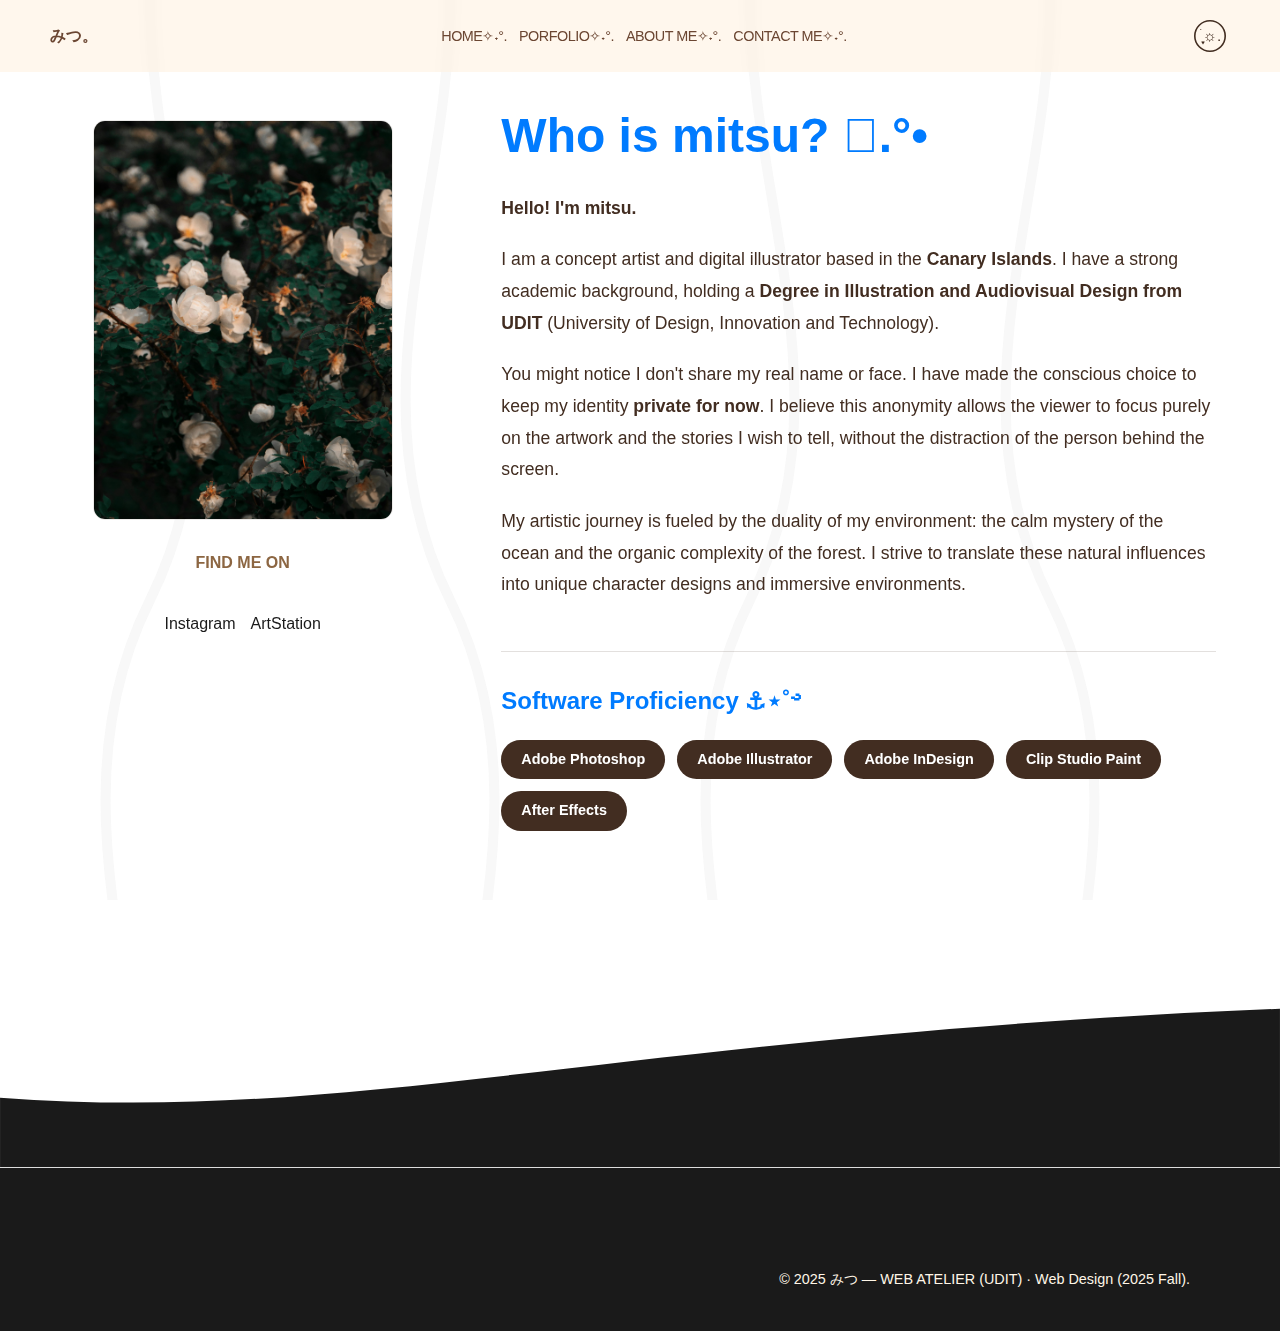
<file: about.html>
<!DOCTYPE html>
<html lang="es">
<head>
    <meta charset="UTF-8">
    <meta name="viewport" content="width=device-width, initial-scale=1.0">
    <title>About Me - みつ</title>
    
    <link rel="stylesheet" href="assets/css/index.css">
    <link rel="stylesheet" href="assets/css/porfolio.css">
    <link rel="stylesheet" href="assets/css/about.css">

    <link rel="icon" type="image/png" href="./assets/icon/favicon-96x96.png" sizes="96x96" />
    <link rel="shortcut icon" href="./assets/icon/favicon.ico" />
</head>
<body>

    <nav class="main-nav">
        <div class="container nav-content">
            <span class="logo">みつ。</span>
            <ul class="nav-links">
                <li><a href="index.html">Home✧˖°.</a></li>
                <li><a href="index.html#portfolio">Porfolio✧˖°.</a></li>
                <li><a href="index.html#about-me" class="active">About me✧˖°.</a></li>
                <li><a href="contact.html">Contact me✧˖°.</a></li>
            </ul>

            <button id="theme-toggle" class="theme-btn" aria-label="Cambiar tema">
            <span class="theme-icon sun">࣪ ִֶָ☼︎.</span>
            <span class="theme-icon moon" style="display:none;">࣪ ִֶָ☾.</span> 
        </button>
        
        </div>
    </nav>

    <main>
        <section class="about-page-wrapper">
            <div class="container">
                
                <div class="about-grid">
                    
                    <aside class="about-sidebar">
                        <div class="profile-frame">
                            <img src="assets/images/flower.jpg" alt="Mitsu Profile">
                        </div>
                        
                        <div class="sidebar-socials">
                            <h3>Find me on</h3>
                            <div class="social-icons-row">
                                <a href="#" target="_blank">Instagram</a>
                                <a href="#" target="_blank">ArtStation</a>
                            </div>
                        </div>

                    </aside>

                    <article class="about-content">
                        
                        <h1 class="about-title">Who is mitsu? 𓆛.°•</h1>
                        
                        <div class="about-text">
                            <p>
                                <strong>Hello! I'm mitsu.</strong>
                            </p>
                            <p>
            I am a concept artist and digital illustrator based in the <strong>Canary Islands</strong>. 
            I have a strong academic background, holding a <strong>Degree in Illustration and Audiovisual Design from UDIT</strong> (University of Design, Innovation and Technology).
        </p>
        <p>
            You might notice I don't share my real name or face. I have made the conscious choice to keep my identity <strong>private for now</strong>. I believe this anonymity allows the viewer to focus purely on the artwork and the stories I wish to tell, without the distraction of the person behind the screen.
        </p>
        <p>
            My artistic journey is fueled by the duality of my environment: the calm mystery of the ocean and the organic complexity of the forest. I strive to translate these natural influences into unique character designs and immersive environments.
        </p>
                        </div>

                        <div class="software-section">
                            <h3>Software Proficiency ⚓︎⋆˚࿔</h3>
                            <div class="skills-container">
                                <span class="skill-tag">Adobe Photoshop</span>
                                <span class="skill-tag">Adobe Illustrator</span>
                                <span class="skill-tag">Adobe InDesign</span>
                                <span class="skill-tag">Clip Studio Paint</span>
                                <span class="skill-tag">After Effects</span>
                            </div>
                        </div>

                    </article>

                </div>
            </div>
        </section>
    </main>

    <div class="footer-wave">
        <svg viewBox="0 0 1440 200" xmlns="http://www.w3.org/2000/svg">
            <path fill="#1a1a1a" d="M0,120 C400,150 700,50 1440,20 L1440,200 L0,200 Z"></path>
        </svg>
    </div>
    <footer class="main-footer">
        <div class="footer-text-container">
            <p>© 2025 みつ — WEB ATELIER (UDIT) · Web Design (2025 Fall).</p>
        </div>
    </footer>

    <script src="main.js"></script>
</body>
</html>
</file>
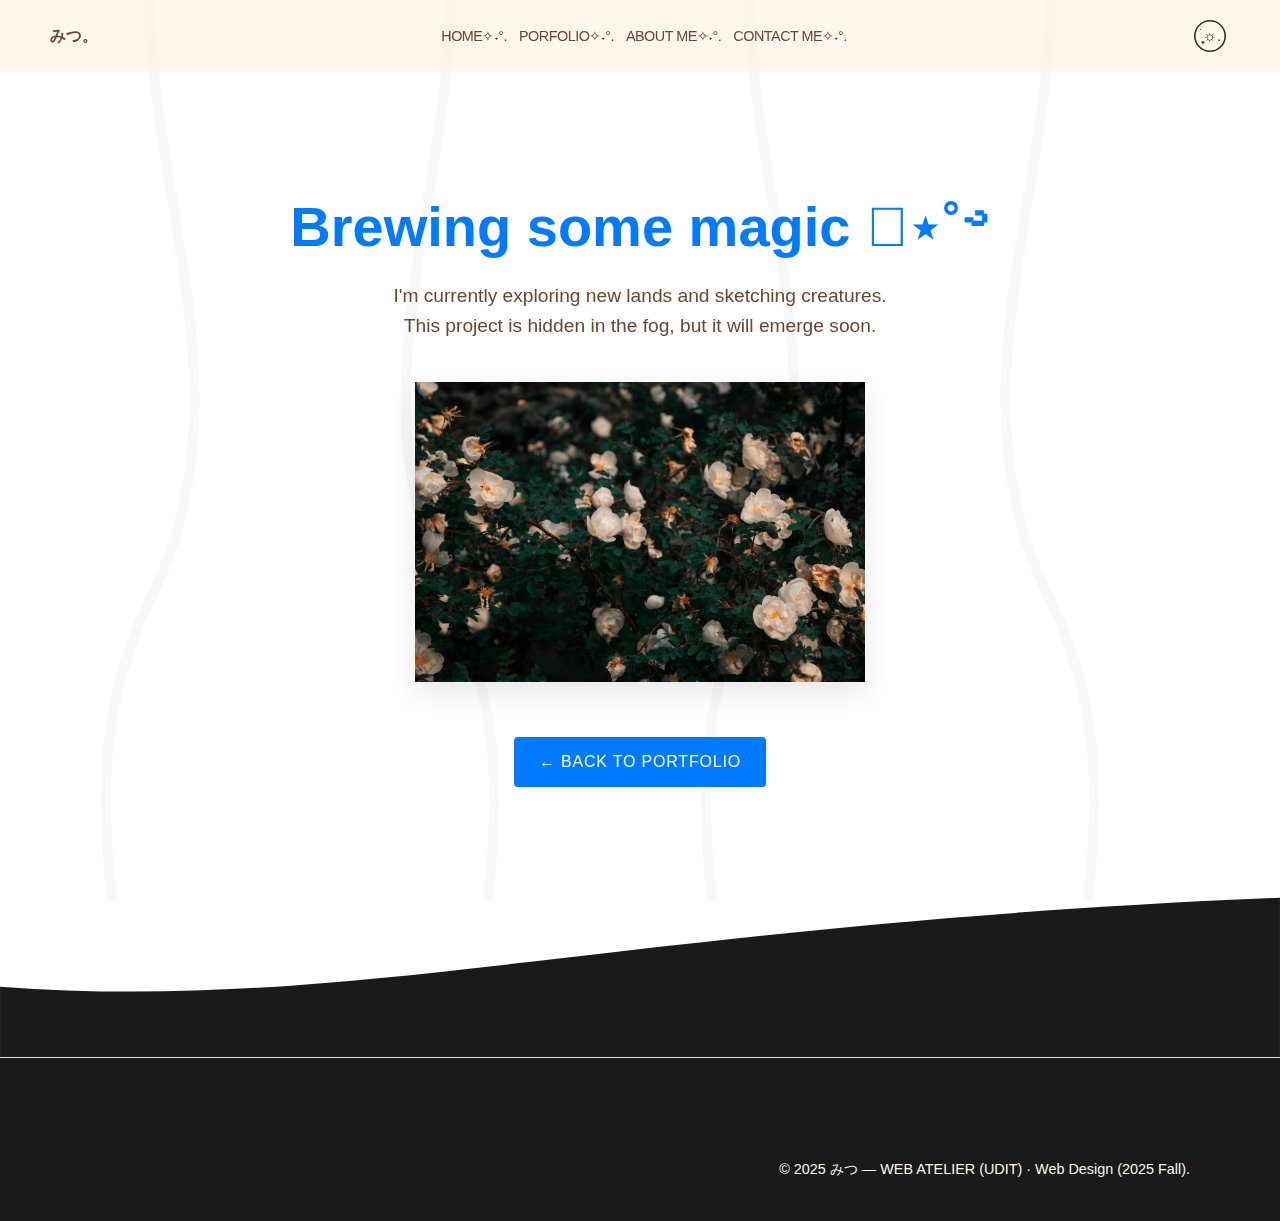
<file: coming-soon.html>
<!DOCTYPE html>
<html lang="es">
<head>
    <meta charset="UTF-8">
    <meta name="viewport" content="width=device-width, initial-scale=1.0">
    <title>Coming Soon - みつ</title>
    
    <link rel="stylesheet" href="assets/css/index.css">
    <link rel="stylesheet" href="assets/css/porfolio.css">
    <link rel="stylesheet" href="assets/css/coming-soon.css">

    <link rel="icon" type="image/png" href="./assets/icon/favicon-96x96.png" sizes="96x96" />
    <link rel="shortcut icon" href="./assets/icon/favicon.ico" />
</head>
<body>

    <nav class="main-nav">
        <div class="container nav-content">
            <span class="logo">みつ。</span>
            <ul class="nav-links">
                <li><a href="index.html">Home✧˖°.</a></li>
                <li><a href="index.html#portfolio">Porfolio✧˖°.</a></li>
                <li><a href="index.html#about-me">About me✧˖°.</a></li>
                <li><a href="contact.html">Contact me✧˖°.</a></li>
            </ul>

            <button id="theme-toggle" class="theme-btn" aria-label="Cambiar tema">
            <span class="theme-icon sun">࣪ ִֶָ☼︎.</span>
            <span class="theme-icon moon" style="display:none;">࣪ ִֶָ☾.</span> 
        </button>
        
        </div>
    </nav>

    <main>
        <section class="coming-soon-section">
            <div class="container coming-soon-content">
                
                <h1>
                    Brewing some magic 𓆜⋆˚࿔
                </h1>
                
                <p>
                   I'm currently exploring new lands and sketching creatures.<br>
                   This project is hidden in the fog, but it will emerge soon.
                </p>

                <div class="coming-soon-img">
                    <img src="assets/images/flower.jpg" alt="Work in progress">
                </div>

                <a href="index.html#portfolio" class="button pill-btn">
                    ← Back to Portfolio
                </a>

            </div>
        </section>
    </main>

    <div class="footer-wave">
        <svg viewBox="0 0 1440 200" xmlns="http://www.w3.org/2000/svg">
            <path fill="#1a1a1a" d="M0,120 C400,150 700,50 1440,20 L1440,200 L0,200 Z"></path>
        </svg>
    </div>
    <footer class="main-footer">
        <div class="footer-text-container">
            <p>© 2025 みつ — WEB ATELIER (UDIT) · Web Design (2025 Fall).</p>
        </div>
    </footer>

    <script src="main.js"></script>
</body>
</html>
</file>
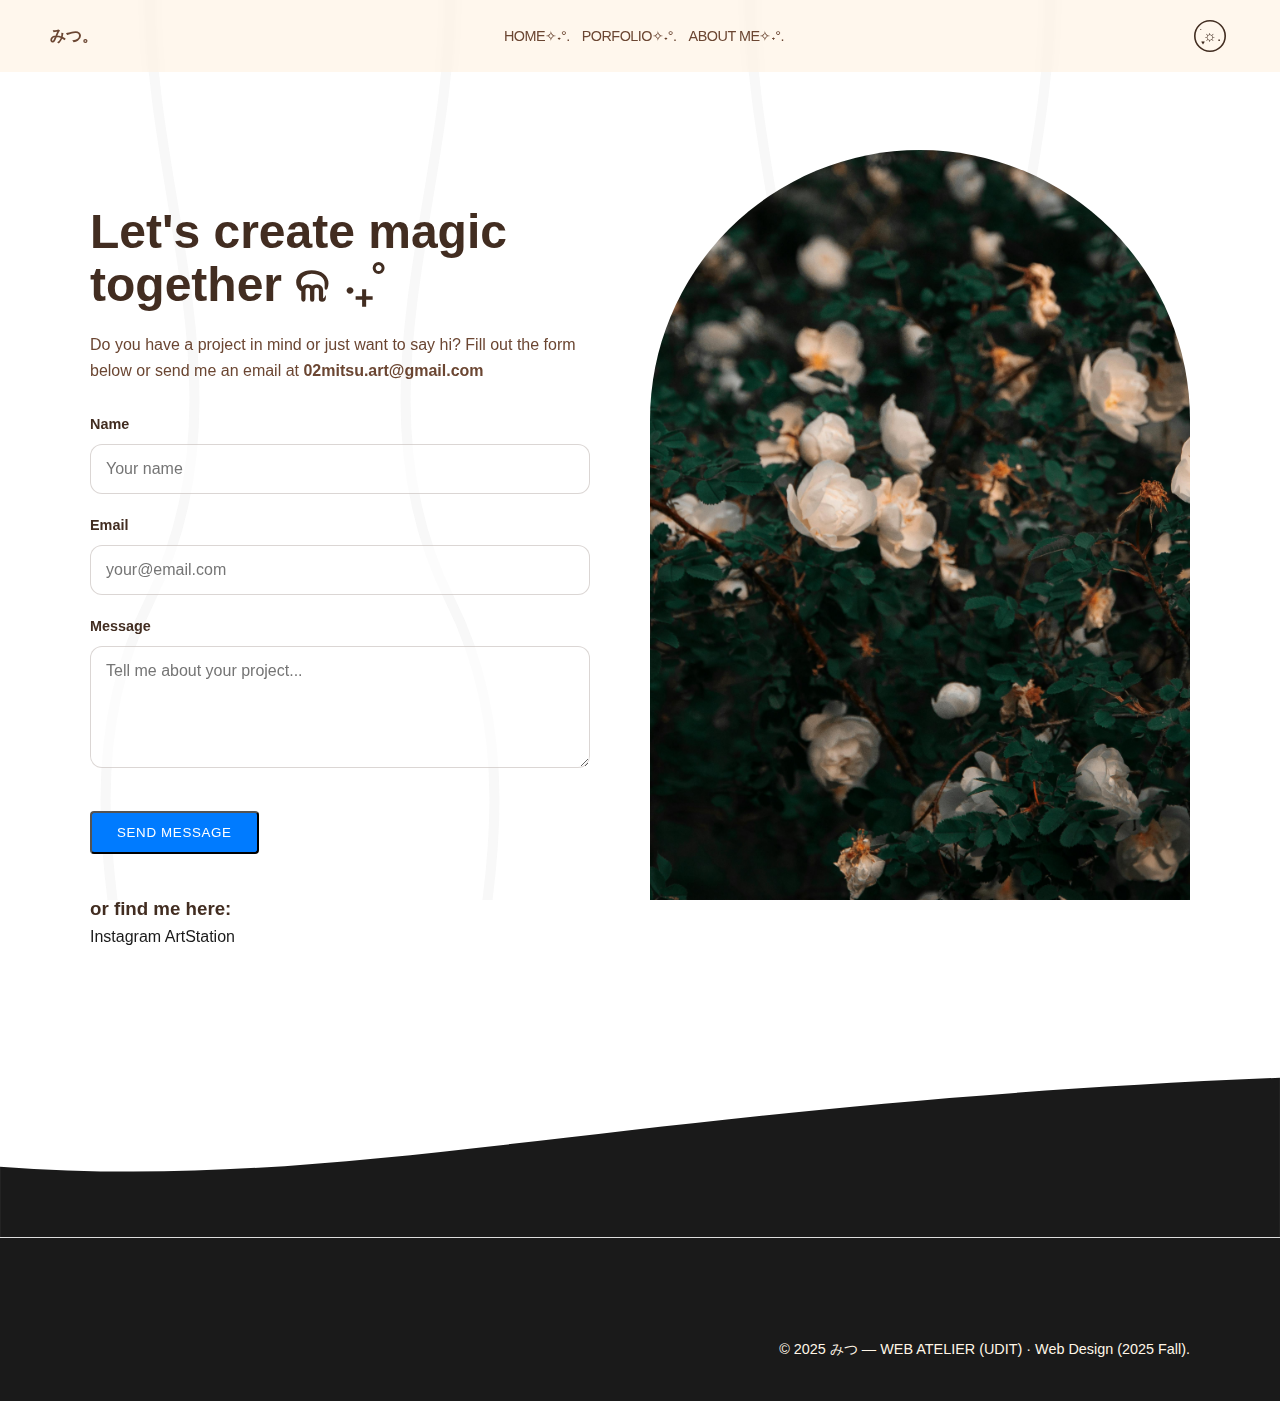
<file: contact.html>
<!DOCTYPE html>
<html lang="es">
<head>
    <meta charset="UTF-8">
    <meta name="viewport" content="width=device-width, initial-scale=1.0">
    <title>Contact me - みつ</title>
    
    <link rel="stylesheet" href="assets/css/index.css">
    <link rel="stylesheet" href="assets/css/porfolio.css">
    <link rel="stylesheet" href="assets/css/contact.css">

    <link rel="icon" type="image/png" href="./assets/icon/favicon-96x96.png" sizes="96x96" />
    <link rel="icon" type="image/svg+xml" href="./assets/icon/favicon.svg" />
    <link rel="shortcut icon" href="./assets/icon/favicon.ico" />
</head>
<body>

    <nav class="main-nav">
        <div class="container nav-content">
            <span class="logo">みつ。</span>
            <ul class="nav-links">
                <li><a href="index.html">Home✧˖°.</a></li>
                <li><a href="index.html#portfolio">Porfolio✧˖°.</a></li>
                <li><a href="index.html#about-me">About me✧˖°.</a></li>
            </ul>

            <button id="theme-toggle" class="theme-btn" aria-label="Cambiar tema">
            <span class="theme-icon sun">࣪ ִֶָ☼︎.</span>
            <span class="theme-icon moon" style="display:none;">࣪ ִֶָ☾.</span> 
        </button>
        
        </div>
    </nav>

    <main>
        <section class="contact-section">
            <div class="contact-container">
                
                <div class="contact-form-wrapper">
                    <h2>
                        Let's create magic together ଳ ‧₊˚
                    </h2>
                    
                    <p class="contact-intro">
                        Do you have a project in mind or just want to say hi? 
                        Fill out the form below or send me an email at 
                        <strong>02mitsu.art@gmail.com</strong>
                    </p>

                    <form class="styled-form" action="https://formspree.io/f/xwvkaebd" method="POST">
                        <div class="form-group">
                            <label for="name">Name</label>
                            <input type="text" id="name" name="name" placeholder="Your name" required>
                        </div>
                        <div class="form-group">
                            <label for="email">Email</label>
                            <input type="email" id="email" name="email" placeholder="your@email.com" required>
                        </div>
                        <div class="form-group">
                            <label for="message">Message</label>
                            <textarea id="message" name="message" rows="5" placeholder="Tell me about your project..." required></textarea>
                        </div>
                        <button type="submit" class="button pill-btn submit-btn">Send Message</button>
                    </form>
                    
                    <div class="social-links-contact">
                        <h3>or find me here:</h3>
                        <div class="social-icons">
                            <a href="https://www.instagram.com/02mitsu_/">Instagram</a>
                            <a href="https://www.artstation.com/mitsu02">ArtStation</a>
                        </div>
                    </div>
                </div>

                <div class="contact-image">
                    <img src="assets/images/flower.jpg">
                </div>

            </div>
        </section>
    </main>

    <div class="footer-wave">
        <svg viewBox="0 0 1440 200" xmlns="http://www.w3.org/2000/svg">
            <path fill="#1a1a1a" d="M0,120 C400,150 700,50 1440,20 L1440,200 L0,200 Z"></path>
        </svg>
    </div>
    
    <footer class="main-footer">
        <div class="footer-text-container">
            <p>© 2025 みつ — WEB ATELIER (UDIT) · Web Design (2025 Fall).</p>
        </div>
    </footer>

    <script src="main.js"></script>

</body>
</html>
</file>
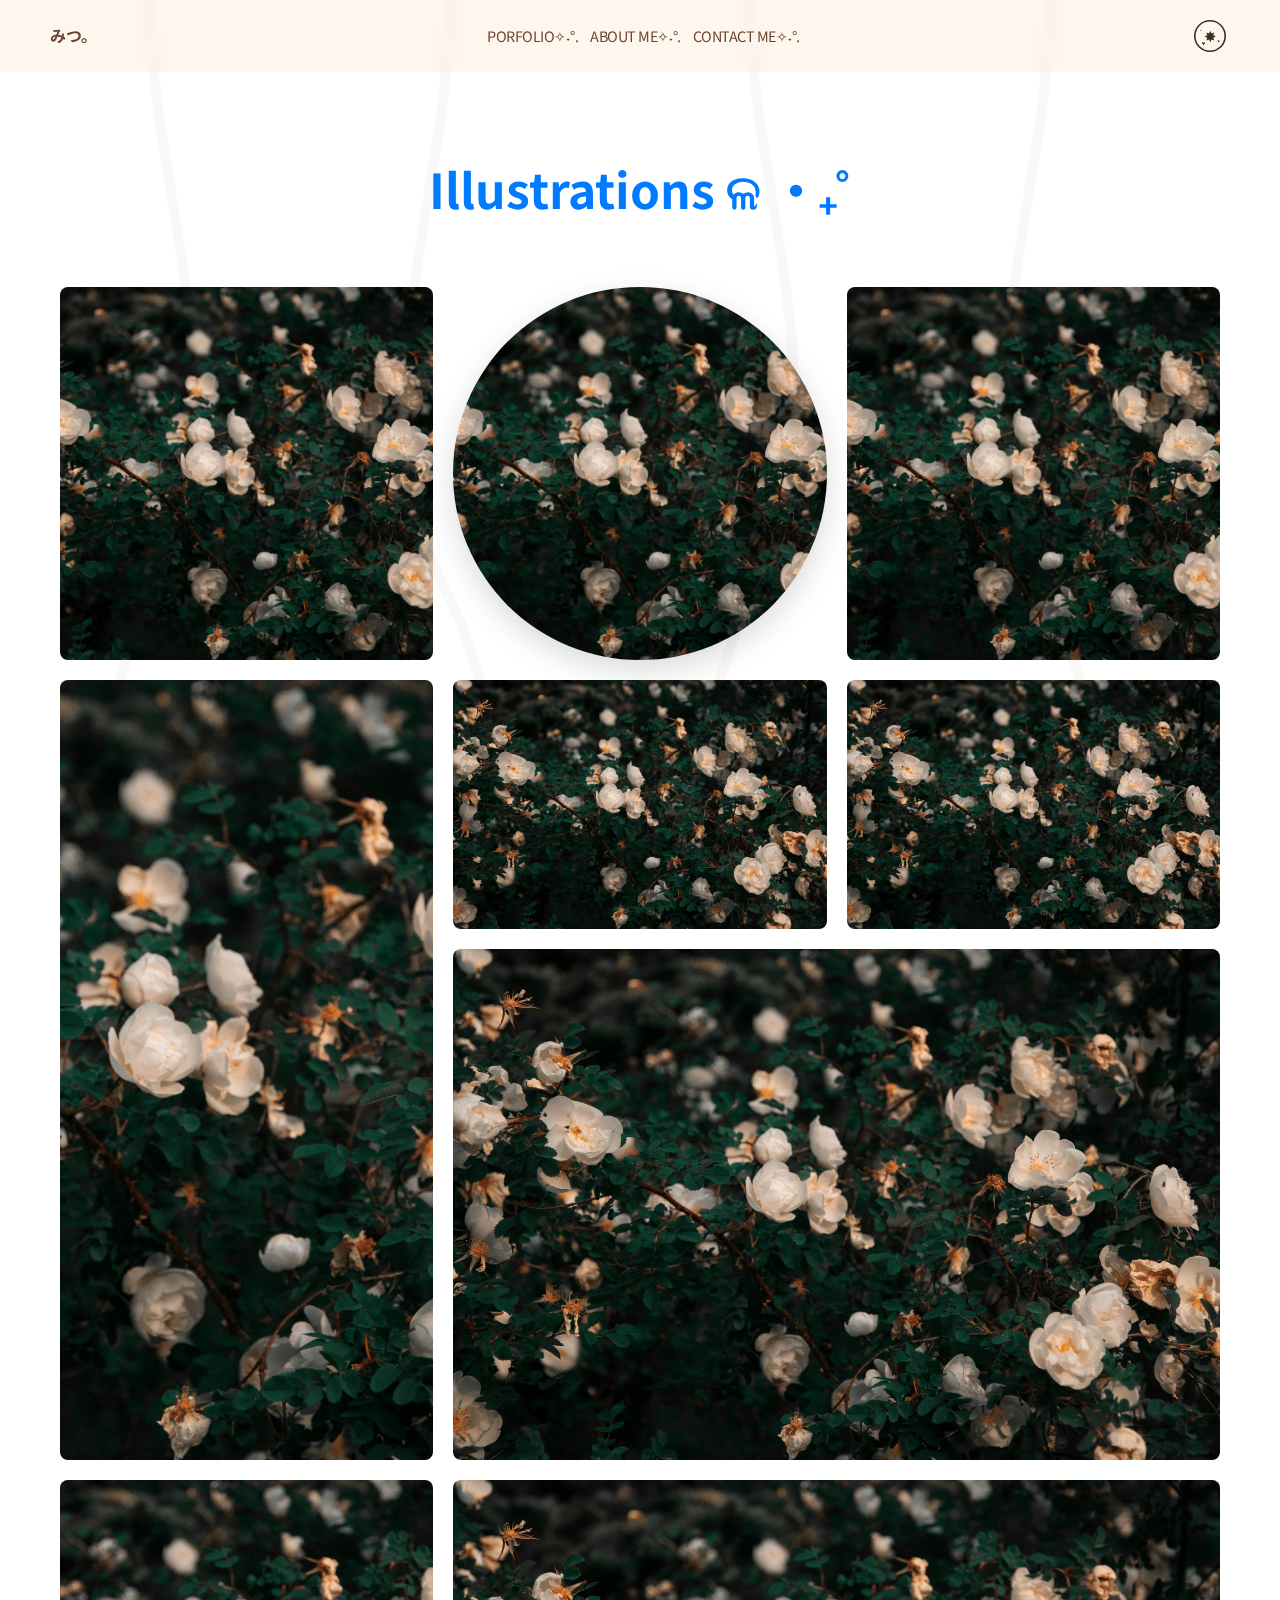
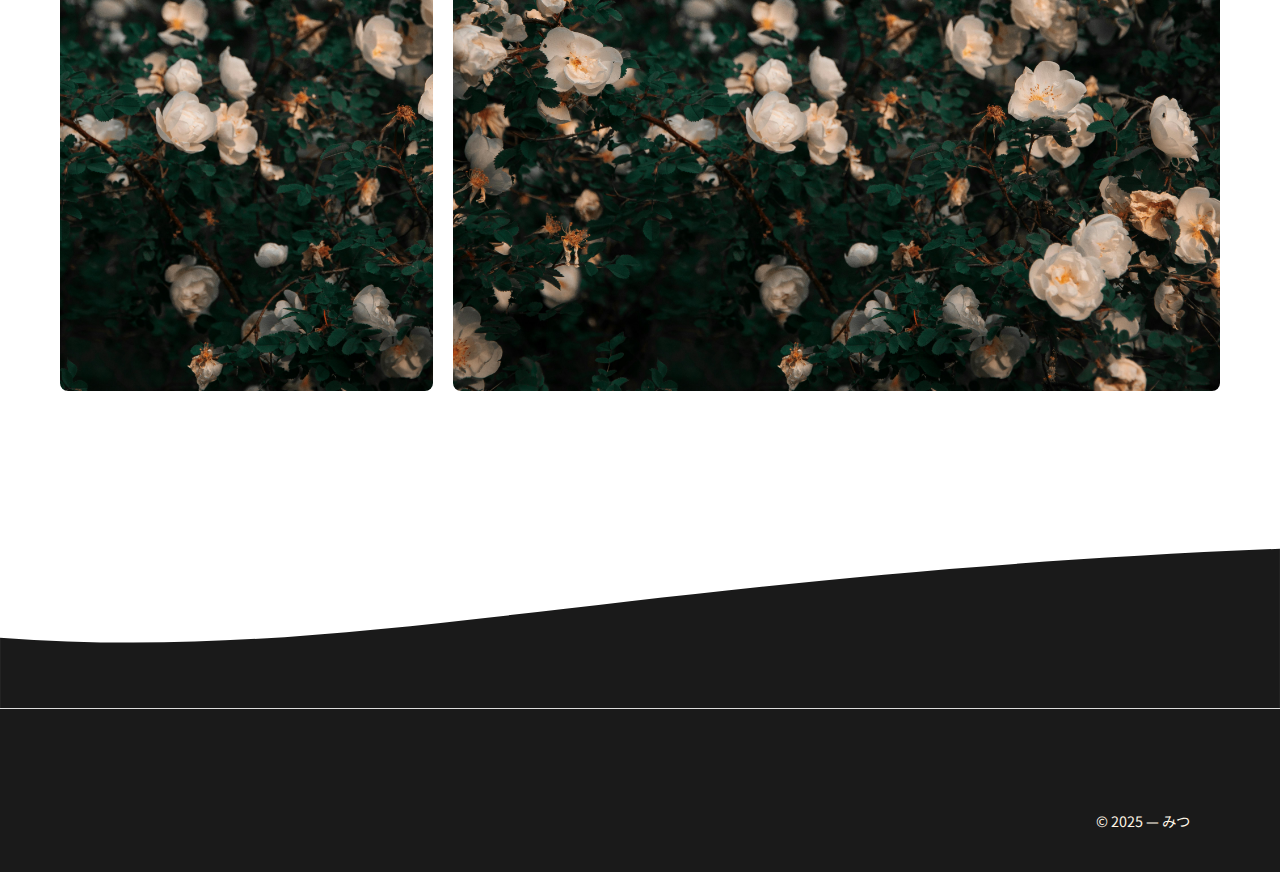
<file: illustration.html>
<!DOCTYPE html>
<html lang="es">
<head>
    <link rel="preconnect" href="https://fonts.googleapis.com">
<link rel="preconnect" href="https://fonts.gstatic.com" crossorigin>
<link href="https://fonts.googleapis.com/css2?family=Noto+Sans+JP:wght@300;400;700;900&display=swap" rel="stylesheet">

    <meta charset="UTF-8">
    <meta name="viewport" content="width=device-width, initial-scale=1.0">
    <title>Illustrations - みつ</title>
    
          <link rel="stylesheet" href="assets/css/index.css" />
          <link rel="stylesheet" href="assets/css/porfolio.css" />
          <link rel="stylesheet" href="assets/css/illustration.css"> 

    <link rel="icon" type="image/png" href="./assets/icon/favicon-96x96.png" sizes="96x96" />
    <link rel="shortcut icon" href="./assets/icon/favicon.ico" />
</head>
<body>

    <nav class="main-nav">
        <div class="container nav-content">
            <span class="logo">みつ。</span>
            <ul class="nav-links">
                <li><a href="index.html#portfolio">Porfolio✧˖°.</a></li>
                <li><a href="index.html#about-me">About me✧˖°.</a></li>
                <li><a href="contact.html">Contact me✧˖°.</a></li>
            </ul>

            <button id="theme-toggle" class="theme-btn" aria-label="Cambiar tema">
            <span class="theme-icon sun">࣪ ִֶָ✸.</span>
            <span class="theme-icon moon" style="display:none;">࣪ ִֶָ☾.</span> 
        </button>

        </div>
    </nav>

    <main>
        <section class="illustration-page-container">
            
            <h1 class="page-title">Illustrations ଳ ‧₊˚</h1>

            <div class="illustration-grid">
                
                <div class="grid-item">
                    <img src="assets/images/flower.jpg" alt="Ilustración 1">
                </div>

                <div class="grid-item circle-highlight">
                    <img src="assets/images/flower.jpg" alt="Highlight Circular">
                </div>

                <div class="grid-item">
                    <img src="assets/images/flower.jpg" alt="Ilustración 3">
                </div>

                <div class="grid-item tall-item"> <img src="assets/images/flower.jpg" alt="Ilustración 4">
                </div>
                
                <div class="grid-item">
                    <img src="assets/images/flower.jpg" alt="Ilustración 5">
                </div>
                
                <div class="grid-item">
                    <img src="assets/images/flower.jpg" alt="Ilustración 6">
                </div>
                
                <div class="grid-item wide-item"> <img src="assets/images/flower.jpg" alt="Ilustración 7">
                </div>

                <div class="grid-item">
                    <img src="assets/images/flower.jpg" alt="Ilustración 8">
                </div>

                 <div class="grid-item wide-item">
                    <img src="assets/images/flower.jpg" alt="Ilustración 9">
                </div>

            </div>

        </section>
    </main>

    <div class="footer-wave">
        <svg viewBox="0 0 1440 200" xmlns="http://www.w3.org/2000/svg">
            <path fill="#1a1a1a" d="M0,120 C400,150 700,50 1440,20 L1440,200 L0,200 Z"></path>
        </svg>
    </div>
    <footer class="main-footer">
        <div class="footer-text-container">
            <p>© 2025 — みつ</p>
        </div>
    </footer>

    <div id="image-lightbox" class="lightbox">
        <span class="close-lightbox">&times;</span>
        <img class="lightbox-content" id="lightbox-img">
        <div id="caption"></div>
    </div>

    <script src="main.js"></script>

    <div id="image-lightbox" class="lightbox">
    <span class="close-lightbox">&times;</span>
    <img class="lightbox-content" id="lightbox-img">
    <div id="caption"></div>
</div>

</body>
</html>
</file>
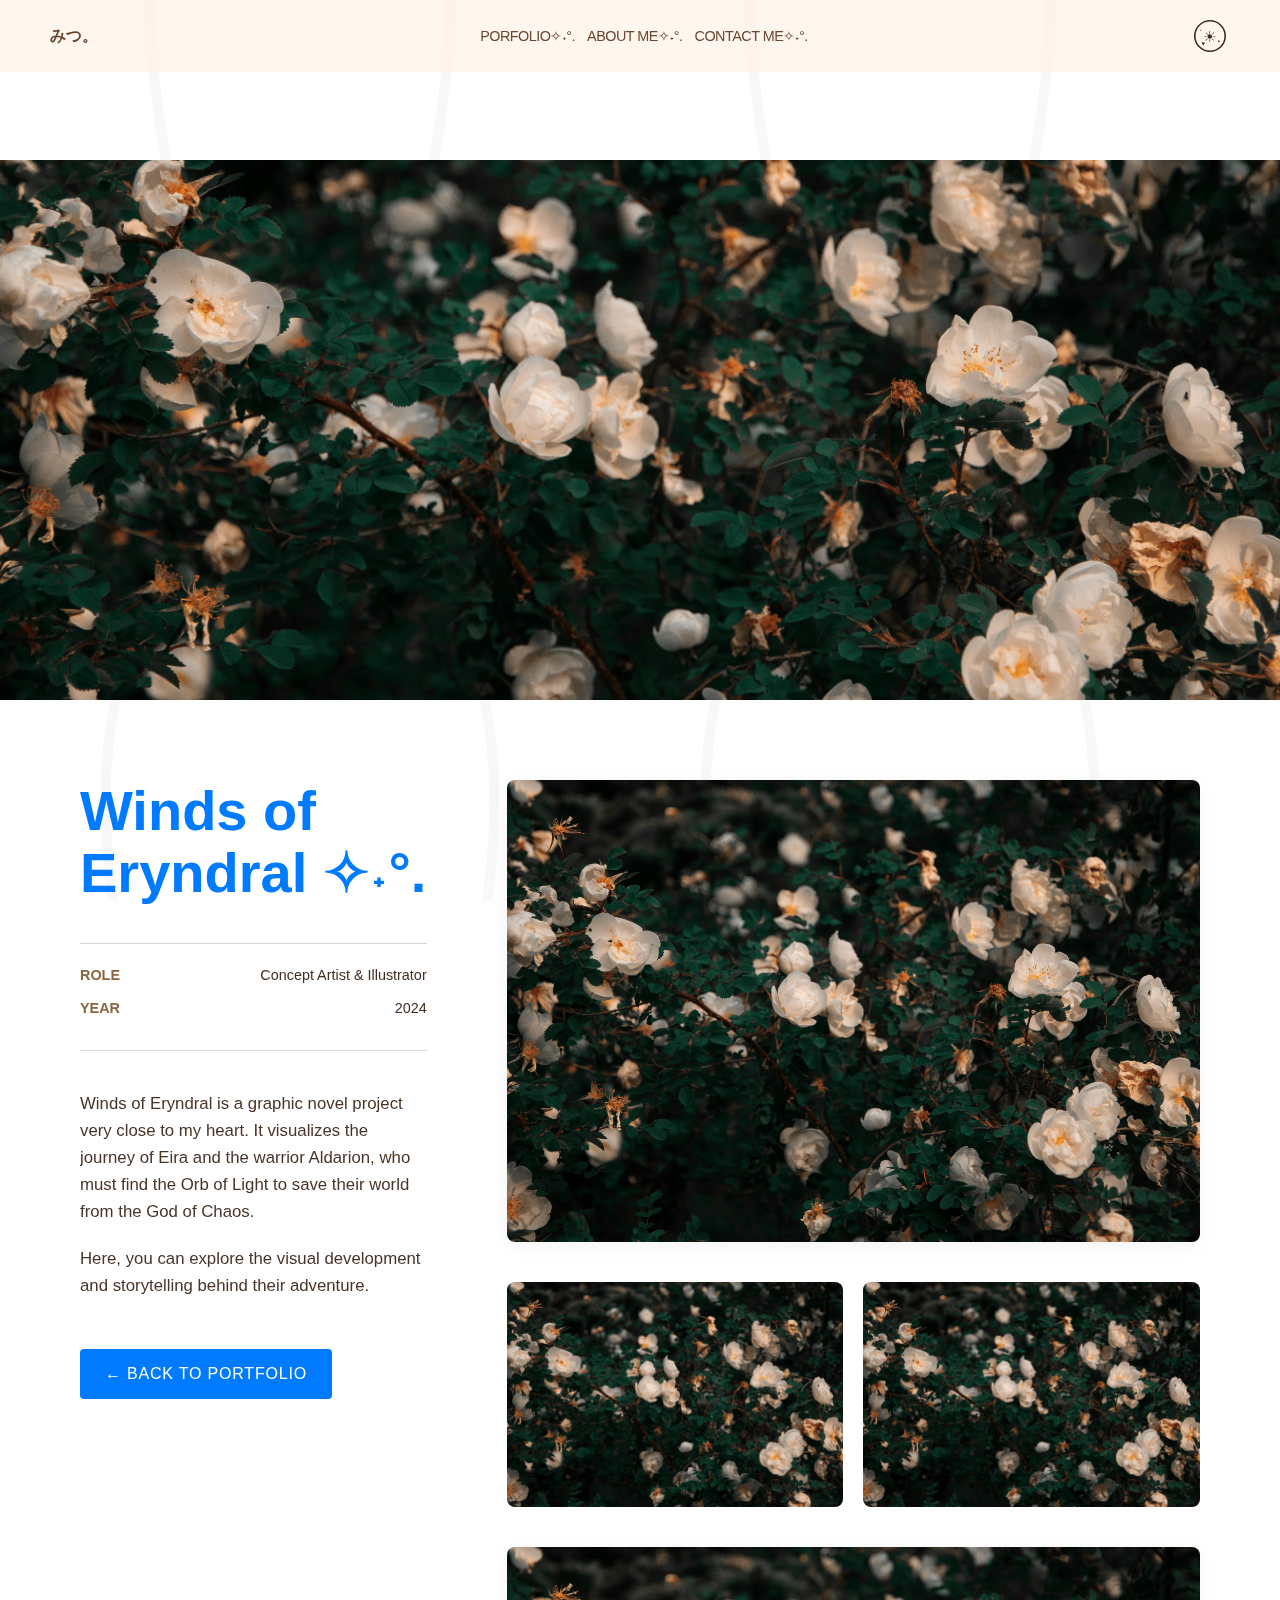
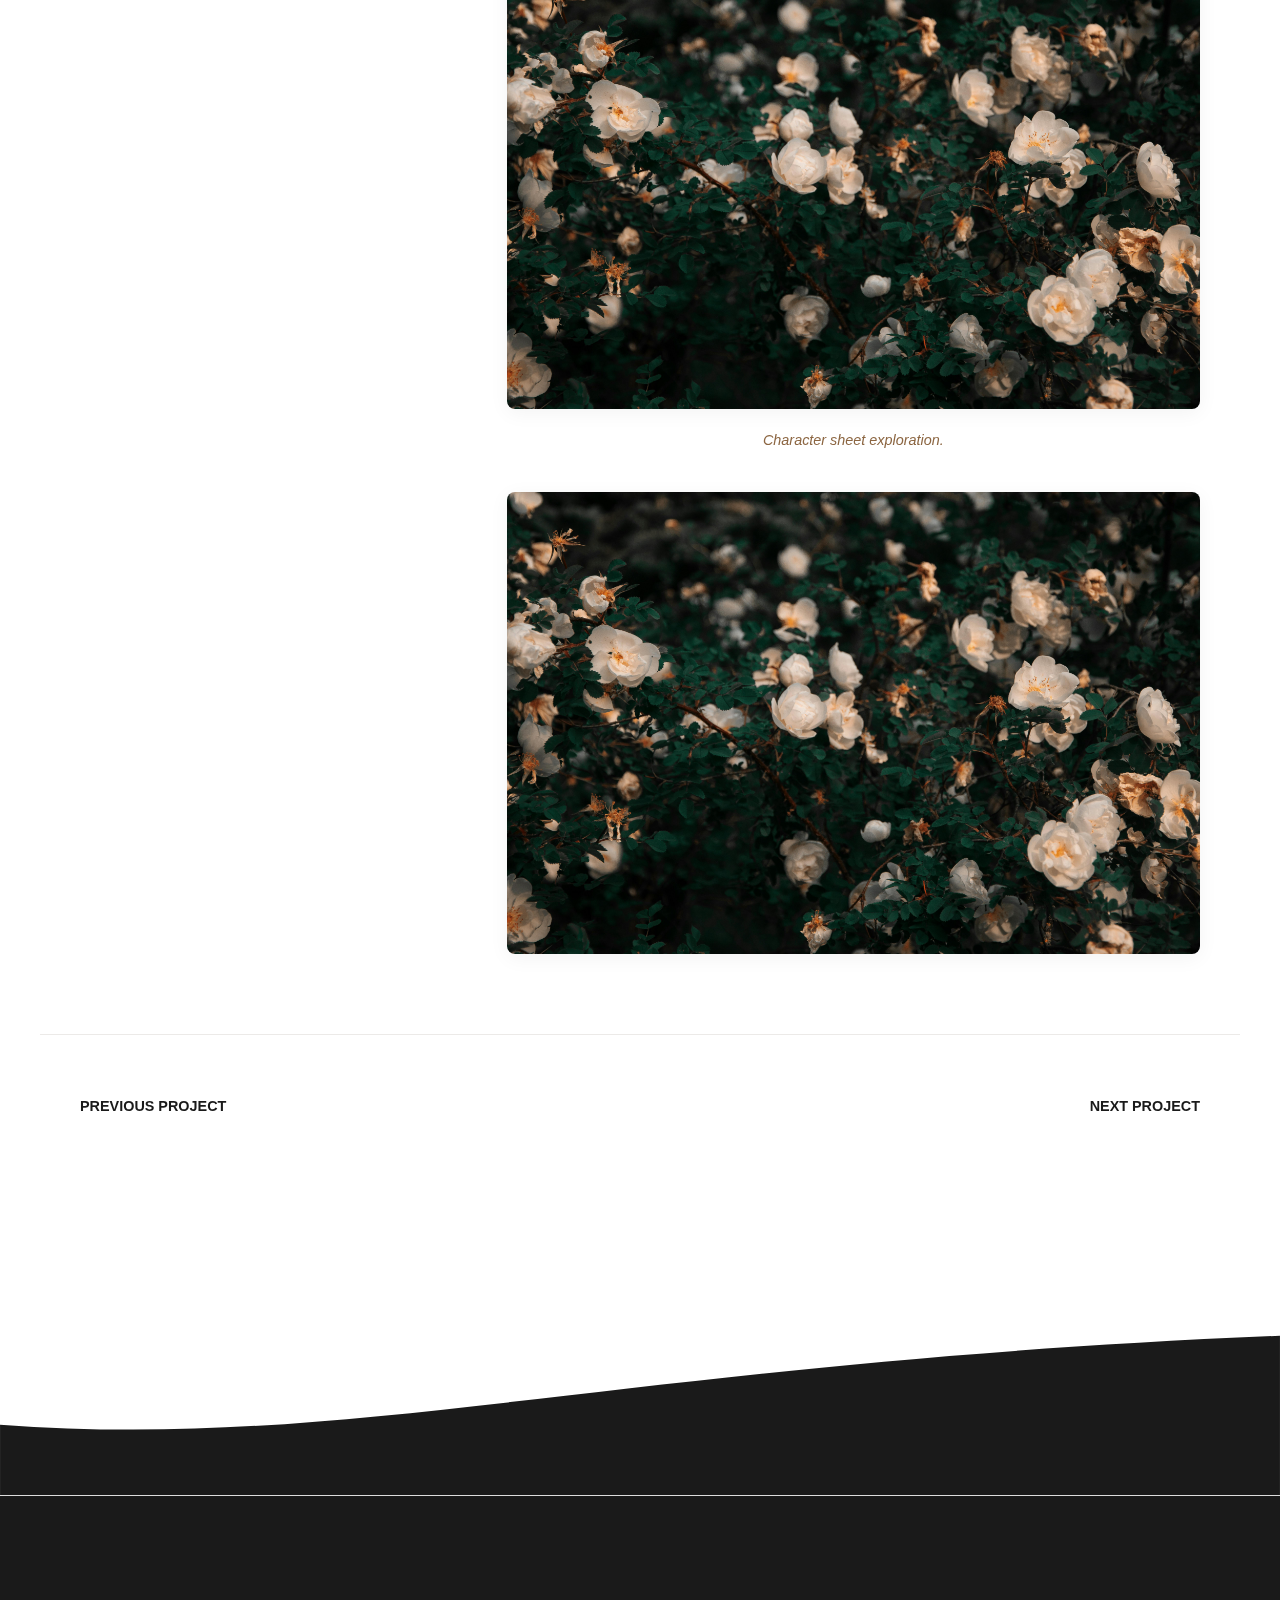
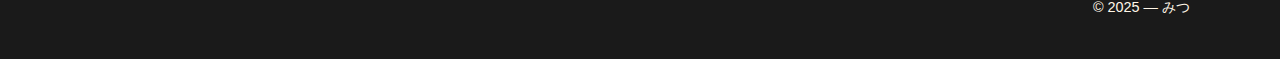
<file: WindsOfEryndral.html>
<!DOCTYPE html>
<html lang="es">
<head>
    <meta charset="UTF-8">
    <meta name="viewport" content="width=device-width, initial-scale=1.0">
    <title>Woe - みつ</title>
    
    <link rel="stylesheet" href="assets/css/index.css">
    <link rel="stylesheet" href="assets/css/porfolio.css">
    <link rel="stylesheet" href="assets/css/woe.css">
    

    <link rel="icon" type="image/png" href="./assets/icon/favicon-96x96.png" sizes="96x96" />
    <link rel="icon" type="image/svg+xml" href="./assets/icon/favicon.svg" />
    <link rel="shortcut icon" href="./assets/icon/favicon.ico" />
</head>
<body>

    <nav class="main-nav">
        <div class="container nav-content">
            <span class="logo">みつ。</span>
            <ul class="nav-links">
                <li><a href="index.html#portfolio">Porfolio✧˖°.</a></li>
                <li><a href="index.html#about-me">About me✧˖°.</a></li>
                <li><a href="contact.html">Contact me✧˖°.</a></li>
            </ul>

            <button id="theme-toggle" class="theme-btn" aria-label="Cambiar tema">
            <span class="theme-icon sun">࣪ ִֶָ☀︎.</span>
            <span class="theme-icon moon" style="display:none;">࣪ ִֶָ☾.</span> 
        </button>

        </div>
    </nav>

    <main>
        
        <header class="project-hero">
            <img src="assets/images/flower.jpg" alt="Portada del Proyecto">
        </header>

        <section class="project-detail-container">
            
            <aside class="project-info">
                <h1 class="project-title">Winds of Eryndral ✧˖°.</h1>
                
                <div class="project-meta">
                    <div class="meta-item">
                        <span class="label">Role</span>
                        <span class="value">Concept Artist & Illustrator</span>
                    </div>
                    <div class="meta-item">
                        <span class="label">Year</span>
                        <span class="value">2024</span>
                    </div>
                </div>

                <div class="project-description">
                    <p>
                        Winds of Eryndral is a graphic novel project very close to my heart. It visualizes the journey of Eira and the warrior Aldarion, who must find the Orb of Light to save their world from the God of Chaos.
                    </p>
                    <p>
                       Here, you can explore the visual development and storytelling behind their adventure.
                    </p>
                </div>

                <a href="index.html#portfolio" class="button pill-btn back-btn">← Back to Portfolio</a>
            </aside>

            <div class="project-gallery">
                
                <img src="assets/images/flower.jpg" class="gallery-img full-width" alt="Concept art 1">
                
                <div class="gallery-row">
                    <img src="assets/images/flower.jpg" alt="Sketch">
                    <img src="assets/images/flower.jpg" alt="Lineart">
                </div>

                <img src="assets/images/flower.jpg" class="gallery-img full-width" alt="Final Render">
                
                <p class="image-caption">Character sheet exploration.</p>

                <img src="assets/images/flower.jpg" class="gallery-img full-width" alt="Environment">

            </div>

        </section>

        <div class="project-navigation">
            <a href="coming-soon.html" class="prev-project">Previous Project</a>
            <a href="coming-soon.html" class="next-project">Next Project</a>
        </div>

    </main>

    <div class="footer-wave">
        <svg viewBox="0 0 1440 200" xmlns="http://www.w3.org/2000/svg">
            <path fill="#1a1a1a" d="M0,120 C400,150 700,50 1440,20 L1440,200 L0,200 Z"></path>
        </svg>
    </div>
    <footer class="main-footer">
        <div class="footer-text-container">
            <p>© 2025 — みつ</p>
        </div>
    </footer>

    <script src="main.js"></script>
    
    <div id="image-lightbox" class="lightbox">
    <span class="close-lightbox">&times;</span>
    <img class="lightbox-content" id="lightbox-img">
    <div id="caption"></div>
</div>

</body>
</html>
</file>
<file: assets/css/index.css>
:root {
    --color-background: #fff6e7;  
    --main-hero:  #fff6e7;     
    --text-main: #422d21;       
    --text-secondary: #6b4632;   
    --accent-color: #dac8a8;  
    --button-text:  #fff6e7;  
    --text-inverse: #fff6e7;
    --card-bg: rgba(255, 255, 255, 0.5); 
    --glass-border: rgba(255, 255, 255, 0.6);
    --shadow-color: rgba(66, 45, 33, 0.1);
    
    
    transition: background-color 0.5s ease, color 0.5s ease;
}

[data-theme="dark"] {
    --color-background: #422d21;   
    --main-hero:  #fff6e7;        
    --text-main:  #fff6e7;       
    --text-secondary:#fff6e7;
    --accent-color: #dac8a8;
    --button-text:  #422d21;
    --text-inverse: #fff6e7;
    --card-bg: rgba(10, 25, 41, 0.6); 
    --glass-border: rgba(250, 202, 129, 0.2);
    --shadow-color: rgba(0, 0, 0, 0.4);
}


body {
    background-color: var(--color-background);
    color: var(--text-main);
    transition: background-color 0.5s ease, color 0.5s ease; 
    position: relative; 
    min-height: 100vh;
}

body::before {
    content: "";
    position: fixed;
    top: 0;
    left: 0;
    width: 100%;
    height: 100%;
    pointer-events: none;
    z-index: -1; 
    
   
    background-image:url("data:image/svg+xml,%3Csvg xmlns='http://www.w3.org/2000/svg' width='120' height='240' viewBox='0 0 120 240'%3E%3Cpath d='M30 0C30 40 50 80 30 120C10 160 30 200 30 240M90 0C90 40 70 80 90 120C110 160 90 200 90 240' stroke='currentColor' fill='none' stroke-width='2' stroke-linecap='round'/%3E%3C/svg%3E");
    
    background-size: 600px; 
    
    filter: contrast(0.5) opacity(0.04); 
}


[data-theme="dark"] body::before {
    filter: invert(1) opacity(0.04); 
}

h1, h2, h3, h4, .logo {
    color: var(--text-main); 
}

 span, li {
    color: var(--text-main);
}

html {
    scrollbar-color: var(--accent-color) var(--color-background);
}
::-webkit-scrollbar-track {
    background: var(--color-background);
}
::-webkit-scrollbar-thumb {
    background-color: var(--text-secondary);
    border: 3px solid var(--color-background);
}
::-webkit-scrollbar-thumb:hover {
    background-color: var(--accent-color);
}


.theme-btn {
    background: transparent;
    border: 2px solid var(--text-main); 
    color: var(--text-main);
    border-radius: 50%;
    width: 40px;
    height: 40px;
    cursor: pointer;
    display: flex;
    align-items: center;
    justify-content: center;
    font-size: 1.2rem;
    margin-left: 20px; 
    transition: all 0.3s ease;
}

.theme-btn:hover {
    background-color: var(--accent-color);
    border-color: var(--accent-color);
    color: var(--color-background);
}


@media (max-width: 768px) {
    .theme-btn {
        margin-left: 0; 
    }
}

* {
    box-sizing: border-box;
    margin: 0;
    padding: 0;
}

html {
   
    scroll-behavior: smooth;
}

body {
    line-height: 1.6;
    color: var(--text-secondary);
    background-color: var(--color-background);
    font-family: "Noto Sans JP", sans-serif !important; 
}


.container {
    max-width: 1450px; 
    margin: auto ; 
    padding: 0 1.5rem; 
}


h4 {
    color: var(--accent-color);
    text-decoration: none;
    transition: color 0.3s ease;
    font-weight: thin;
}

h4:hover{
    color: var(--text-inverse);
}

a {
    margin-top: 20px;
    color: var(--text-secondary);
    text-decoration: none;
    transition: color 0.3s ease;
}

a:hover {
    color:var(--accent-color);
}

.button {
    display: inline-block;
    padding: 12px 25px;
    margin-top: 15px;
    background-color: var(--color-primary);
    color:  var(--text-secondary) !important;
    text-transform: uppercase;
    letter-spacing: 0.05em;
    border-radius: 25px;
    transition: background-color 0.3s;
}

.button:hover {
    background-color:var(--accent-color);

}

.see-all-container {
    text-align: right;
    margin-top: 0px;
    margin-bottom: 30px;
}

.see-all-btn {
    display: inline-block;
    padding: 12px 35px;
    background-color: var(--text-main); 
    color: var(--button-text) !important;
    text-transform: uppercase;
    font-weight: bold;
    border-radius: 30px;
    text-decoration: none;
    letter-spacing: 1px;
    margin-right: 10px;
}

.hero-section {
    min-height: 105vh;
    margin-top: -24px;
    display: flex;
    justify-content: center;
    align-items: center;
    text-align: center;

    background: url('../../assets/images/flower.jpg'); 
}

.hero-section h1 {
    font-size: clamp(3rem, 10vw, 6rem); 
    line-height: 1.1;
    margin-bottom: 0.5rem;
    font-weight: 900;
    color: var(--main-hero)
}

.hero-section .subtitle {
    font-size: clamp(1rem, 3vw, 1.5rem);
    opacity: 0.7;
    margin-bottom: 4rem; 
}
.glass-overlay {
    width: 100%;
    min-height: 105vh; 
    
    background: rgba(255, 237, 212, 0.101); 
    backdrop-filter: blur(5px); 
    -webkit-backdrop-filter: blur(15px);
    
    display: flex;
    flex-direction: column;
    justify-content: center;
    align-items: center;

    border: 1px solid rgba(255, 255, 255, 0.2);
    box-shadow: 0 4px 30px rgba(0, 0, 0, 0.1); 
    
    padding: 2rem; 
    color: white; 
}

.hero-content {
    margin-bottom: 50px; 
}

.glass-overlay h1, .glass-overlay .subtitle {
   color: var(--main-hero);
   text-shadow: 0 0 5px rgba(0, 0, 0, 0.5); 
}
.scroll-down-link {
    position: absolute;
    bottom: 3rem;
    color: var(--color-text);
    text-decoration: none;
    transition: opacity 0.3s ease;
    opacity: 0.6;
}

.scroll-down-link:hover {
    opacity: 1;
}

.scroll-indicator {
    display: block;
    margin-top: 5px;
    font-size: 1rem;
    animation: bounce 2s infinite; 
}

@keyframes bounce {
    0%, 20%, 50%, 80%, 100% { transform: translateY(0); }
    40% { transform: translateY(-5px); }
    60% { transform: translateY(-3px); }
}


main {
    padding-top: 3rem;
    padding-bottom: 5rem;
}


h2 {
    font-size: 40px;
    text-align: center;
    margin-bottom: 5px;
    margin-top: 40px;
    padding-top: 1rem;
    font-weight: 700;
}

.intro-text {
    font-size: 1.1rem;
    margin-bottom: 4rem;
    max-width: 900px;
    margin-left: auto;
    margin-right: auto;
    text-align: center;
}

.skip-link {
    position: absolute;
    top: -40px; 
    left: 0;
    background: var(--color-text);
    color: var(--color-background);
    padding: 8px;
    z-index: 1000;
}

.skip-link:focus {
    top: 0;
}

.main-nav {
    position: fixed; 
    top: 0;
    left: 0;
    width: 100%;
    z-index: 1000;
    background: #ffecd265; 
    backdrop-filter: blur(5px);
    -webkit-backdrop-filter: blur(5px);
    padding: 1rem 0;
}

.nav-content {
    display: flex;
    justify-content: space-between; 
    align-items: center;
}

.logo {
    font-size: 1.5rem;
    font-weight: 700;
    color: var(--text-secondary); 
}

.nav-links {
    list-style: none; 
    display: flex;
    gap: 2rem; 
}

.nav-links a {
    color:var(--text-secondary); 
    text-transform: uppercase;
    font-size: 0.9rem;
    padding: 0.5rem 0;
    transition: color 0.3s ease;
    white-space: nowrap;
}

.nav-links a:hover {
    color: var(--accent-color); 
}

.footer-wave {
    line-height: 0;
    width: 100%;
    background-color: transparent;
}

.footer-wave svg {
    display: block;
    width: 100%;
    height: auto;
    margin-bottom: -1px; 
}

.main-footer {
    background-color: #1a1a1a;
    color:var(--text-inverse);
    padding: 100px 0 40px 0; 
    
    width: 100%;
    text-align: right; 
    white-space: nowrap;
    position: relative;
}

.footer-text-container {
    max-width: 1200px;
    margin: 0 auto;
    padding: 0 50px; 
    color: var(--text-inverse);
}

.footer-text-container a {
    font-size: 0.8rem;
    margin-right: 15px;
    text-decoration: none;
    color: var(--text-inverse);
}

.footer-content {
    display: flex;
    justify-content: space-around;
    align-items: center;
    max-width: 1100px;
    margin: 0 auto;
    padding: 0 20px;
}

@media (max-width: 768px) {
    .portfolio-item {
        grid-template-columns: 1fr;
        gap: 20px;
        margin-bottom: 4rem;
    }
    
    .portfolio-item.reverse-layout {
        grid-template-areas: none;
    }
    
    .portfolio-item.reverse-layout .item-description {
        text-align: left;
    }
    
    .container {
        padding: 0 1rem;
    }
}

html {
    scrollbar-color:var(--text-secondary) var(--color-background); 
    scrollbar-width: thin; 
}

::-webkit-scrollbar {
    width: 12px; 
}


::-webkit-scrollbar-track {
    background: var(--color-background); 
}

::-webkit-scrollbar-thumb {
    background-color:var(--text-secondary); 
    border-radius: 20px;      

    border: 3px solid var(--color-background); 
}

::-webkit-scrollbar-thumb:hover {
    background-color: var(--accent-color); 
}



.mobile-view {
    display: none !important;
}

.desktop-view {
    display: block;
}

@media (max-width: 1300px) {

    .container.nav-content {
        padding-left: 10px !important;  
        padding-right: 10px !important;
        width: 100% !important;
        justify-content: space-between !important; 
    }

    .logo, 
    .theme-btn {
        flex-shrink: 0; 
    }
    
    .logo {
        font-size: 1rem !important; 
        margin-right: 5px;
    }

    .theme-btn {
        transform: scale(0.8); 
        margin-left: 5px !important;
    }

    .nav-links {
        flex-shrink: 1; 
        gap: 0.5rem !important; 
        justify-content: center;
    }

    .nav-links a {
        font-size: clamp(0.6rem, 1.2vw, 0.9rem) !important; 
        
        white-space: nowrap !important; 
        letter-spacing: -0.5px; 
        padding: 5px 2px !important; 
    }
}

@media (max-width: 980px) and (min-width: 901px) {
    .nav-links a {
        font-size: 0.65rem !important; 
        overflow: hidden;
        text-overflow: ellipsis; 
    }
}

.category-title,
.illustration-section h2, 
.about-text h2 {

    white-space: nowrap !important;
    font-size: clamp(2rem, 5vw, 3.5rem) !important;
    width: 100%;
    display: block;
    overflow: hidden;        
    text-overflow: ellipsis;  
}

@media (max-width: 768px) {
    .about-text h2 {
        font-size: clamp(1rem, 4.5vw, 2.5rem) !important;
        text-align: center; 
    }
}

@media (max-width: 900px) {

    body, html {
        overflow-x: hidden !important; 
        width: 100% !important;
    }

    .container, 
    .nav-content, 
    .about-container,
    .about-text {
   
        padding-left: 25px !important;
        padding-right: 25px !important;
        width: 100% !important;
        max-width: 100vw !important; 
        box-sizing: border-box !important;
        margin-left: 0 !important; 
        margin-right: 0 !important;
    }

    .about-text h2 {
        text-align: left !important;
        margin-left: 0 !important;
        width: 100% !important;
    }
}

@media (max-width: 900px) {
    .about-container {
        display: block !important; 
        padding-left: 30px !important; 
        padding-right: 30px !important;
    }

    .about-text {
        margin: 0 !important;
        padding: 0 !important;
        width: 100% !important;
    }
}

@media (max-width: 900px) {
    
    .about-text h2 {
        white-space: nowrap !important; 
        font-size: clamp(0.7rem, 4.5vw, 2.2rem) !important;
        width: 100% !important;
        overflow: visible !important;
        text-overflow: clip !important;
        text-align: center !important;
        display: block !important;

        margin-bottom: 20px !important;
    }
    .about-text {
        margin-bottom: 50px !important; 
        padding-bottom: 10px !important;
    }
    
    .about-image {
        margin-top: 0 !important;
        display: block !important;
    }
}
</file>
<file: assets/css/porfolio.css>
:root {
    --color-primary: #007bff; /* Azul (para enlaces/botones) */
    --color-text: #1a1a1a;   /* Texto oscuro */
    --color-background: #ffffff; /* Fondo claro */
    --color-light-grey: #f0f0f0; /* Gris claro para fondos secundarios */
}

/* Reset de estilos básicos */
* {
    box-sizing: border-box;
    margin: 0;
    padding: 0;
}

html {
    /* Desplazamiento suave para el scroll-down link */
    scroll-behavior: smooth;
}

body {
    /* Pila de fuentes moderna y limpia (San-serif) */
    font-family: -apple-system, BlinkMacSystemFont, "Segoe UI", Roboto, Helvetica, Arial, sans-serif, "Apple Color Emoji", "Segoe UI Emoji", "Segoe UI Symbol";
    line-height: 1.6;
    color: var(--color-text);
    background-color: var(--color-background);
}

/* Contenedor: Máximo de 1200px con buen padding lateral */
.container {
    max-width: 1200px; 
    margin: 0 auto; /* Centra el contenedor */
    padding: 0 1.5rem; /* Padding lateral responsivo */
}

/* Estilos de Enlaces */
a {
    color: var(--color-text);
    text-decoration: none;
    transition: color 0.3s ease;
}

a:hover {
    color: var(--color-primary);
}

/* Botones */
.button {
    display: inline-block;
    padding: 12px 25px;
    margin-top: 15px;
    background-color: var(--color-primary);
    color: white !important;
    text-transform: uppercase;
    letter-spacing: 0.05em;
    border-radius: 4px;
    transition: background-color 0.3s;
}

.button:hover {
    background-color: #0056b3;
}
.hero-section {
    min-height: 100vh; 
    
    /* Usamos Flexbox para centrar el contenido */
    display: flex;
    flex-direction: column;
    justify-content: center; /* Centrado vertical */
    align-items: center; /* Centrado horizontal */
    
    text-align: center;
    background-color: var(--color-light-grey); /* Usamos el gris claro para alto contraste */
    color: var(--color-text);
    padding: 2rem;
}

.hero-section h1 {
    /* Tipografía fluida (opcional, pero moderno) */
    font-size: clamp(3rem, 10vw, 6rem); 
    line-height: 1.1;
    margin-bottom: 0.5rem;
    font-weight: 900; /* Negrita muy fuerte */
}

.hero-section .subtitle {
    font-size: clamp(1rem, 3vw, 1.5rem);
    opacity: 0.7;
    margin-bottom: 4rem; /* Espacio antes del scroll link si está en la misma columna */
}

/* Scroll Down Link */
.scroll-down-link {
    position: absolute;
    bottom: 3rem;
    color: var(--color-text);
    text-decoration: none;
    transition: opacity 0.3s ease;
    opacity: 0.6;
}

.scroll-down-link:hover {
    opacity: 1;
}

.scroll-indicator {
    display: block;
    margin-top: 5px;
    font-size: 1rem;
    /* Animación de rebote sutil */
    animation: bounce 2s infinite; 
}

@keyframes bounce {
    0%, 20%, 50%, 80%, 100% { transform: translateY(0); }
    40% { transform: translateY(-5px); }
    60% { transform: translateY(-3px); }
}

.skip-link {
    position: absolute;
    top: -40px; 
    left: 0;
    background: var(--color-text);
    color: var(--color-background);
    padding: 8px;
    z-index: 1000;
}

.skip-link:focus {
    top: 0;
}

/* Espaciado general del cuerpo de la web */
main {
    padding-top: 5rem;
    padding-bottom: 5rem;
}

h2 {
    font-size: 2.5rem;
    text-align: center;
    margin-bottom: 1.5rem;
    padding-top: 1rem;
    font-weight: 700;
}

.intro-text {
    font-size: 1.1rem;
    margin-bottom: 4rem;
    max-width: 900px;
    margin-left: auto;
    margin-right: auto;
    text-align: center;
}

/* Estilo para cada Obra (Grid) */
.portfolio-item {
    display: grid;
    /* Dos columnas: 40% para la imagen, 60% para la descripción */
    grid-template-columns: 2fr 3fr; 
    gap: 60px; /* Mayor espacio entre elementos */
    margin-bottom: 8rem;
    align-items: center; 
}

.portfolio-item figure {
    /* Estilo sutil de borde para darle profundidad */
    border: 1px solid var(--color-light-grey);
    padding: 0;
    margin: 0;
    overflow: hidden;
    border-radius: 8px;
}

.portfolio-item img {
    width: 100%;
    height: auto;
    display: block;
    transition: transform 0.5s ease;
}

/* Efecto hover moderno en la imagen */
.portfolio-item img:hover {
    transform: scale(1.05);
}

.portfolio-item figcaption {
    font-size: 0.9rem;
    opacity: 0.6;
    padding: 10px;
    background-color: var(--color-light-grey);
    text-align: center;
}

.item-description h3 {
    font-size: 1.8rem;
    margin-bottom: 0.8rem;
}

/* Inversión del layout */
.portfolio-item.reverse-layout {
    grid-template-areas: "desc image";
}

.portfolio-item.reverse-layout figure {
    grid-area: image;
}

.portfolio-item.reverse-layout .item-description {
    grid-area: desc;
    text-align: right;
}


/* FOOTER */
footer {
    padding: 2rem 0;
    text-align: center;
    background-color: var(--color-light-grey);
    font-size: 0.9rem;
    border-top: 1px solid #ddd;
}


/* RESPONSIVE (Mismo punto de quiebre) */
@media (max-width: 768px) {
    /* Apila todos los elementos de portafolio */
    .portfolio-item {
        grid-template-columns: 1fr;
        gap: 20px;
        margin-bottom: 4rem;
    }
    
    .portfolio-item.reverse-layout {
        grid-template-areas: none;
    }
    
    .portfolio-item.reverse-layout .item-description {
        text-align: left;
    }
    
    /* Asegura que el contenedor tenga suficiente espacio en móvil */
    .container {
        padding: 0 1rem;
    }
}
</file>
<file: assets/css/about.css>
.about-page-wrapper {
    padding-top: 30px; 
    padding-bottom: 80px;
}

.about-grid {
    display: flex;
    gap: 80px;
    align-items: flex-start;
}


.about-sidebar {
    flex: 1;
    text-align: center;
    position: sticky;
    top: 120px;
}

.profile-frame {
    width: 100%;
    max-width: 300px;
    aspect-ratio: 3/4; 
    margin: 0 auto 30px auto;
    border-radius: 12px; 
    overflow: hidden;
    border: 1px solid rgba(66, 45, 33, 0.1);
}

.profile-frame img {
    width: 100%;
    height: 100%;
    object-fit: cover;
}

.sidebar-socials h3 {
    font-size: 1rem;
    text-transform: uppercase;
    color: #8c6642;
    margin-bottom: 15px;
}

.social-icons-row {
    display: flex;
    justify-content: center;
    gap: 15px;
    margin-bottom: 30px;
}

.download-btn {
    width: 100%; 
    max-width: 300px;
    font-size: 0.9rem;
}


.about-content {
    flex: 2;
}

.about-title {
    font-size: 3rem;
    color: var(--color-primary);
    margin-bottom: 30px;
    line-height: 1.1;
}

.about-text p {
    margin-bottom: 20px;
    font-size: 1.1rem;
    color: var(--text-main);
    line-height: 1.8; 
}


.software-section {
    margin-top: 50px;
    padding-top: 30px;
    border-top: 1px solid rgba(66, 45, 33, 0.15);
}

.software-section h3 {
    font-size: 1.5rem;
    margin-bottom: 20px;
    color: var(--color-primary);
}

.skills-container {
    display: flex;
    flex-wrap: wrap; 
    gap: 12px;
}


.skill-tag {
    background-color: var(--text-main);
    color: var(--color-background);
    padding: 8px 20px;
    border-radius: 30px;
    font-weight: 600;
    font-size: 0.9rem;
    transition: all 0.3s ease;
    cursor: default;
}

.skill-tag:hover {
    background-color: var(--accent-color);
    color:var(--color-background);
    transform: translateY(-2px);
}

@media (max-width: 900px) {
    .about-grid {
        flex-direction: column;
        align-items: center;
    }
    
    .about-sidebar {
        position: static;
        width: 100%;
        margin-bottom: 40px;
    }

    .about-title {
        text-align: center;
        font-size: 2.5rem;
    }
}
</file>
<file: assets/css/coming-soon.css>
.coming-soon-section {
    min-height: 80vh; 
    display: flex;
    align-items: center;
    justify-content: center;
    text-align: center;
    padding-top: 100px; 
}

.coming-soon-content h1 {
    font-size: 3.5rem;
    color: var(--color-primary);
    margin-bottom: 20px;
    line-height: 1.2;
}

.coming-soon-content p {
    font-size: 1.2rem;
    color: #6b4632;
    margin-bottom: 40px;
}


.coming-soon-img {
    width: 100%;           
    max-width: 450px;      
    height: auto;         

    margin: 0 auto 40px auto; 
    box-shadow: 0 10px 30px rgba(0,0,0,0.1);

    animation: levitate 4s ease-in-out infinite; 
}

.coming-soon-img img {
    width: 100%;
    height: auto;         
    display: block;        
    object-fit: contain;  
}


@media (max-width: 768px) {
    .coming-soon-content h1 {
        font-size: 2.5rem;
    }
    .coming-soon-img {
        width: 200px;
        height: 200px;
    }
}

@keyframes levitate {
    0% { transform: translateY(0); }
    50% { transform: translateY(-15px); } 
    100% { transform: translateY(0); }
}

.coming-soon-img {
    animation: levitate 4s ease-in-out infinite; 
}

.coming-soon-img:hover {
    filter: brightness(1.1);
    box-shadow: 0 0 40px rgba(210, 124, 86, 0.4); 
    transition: all 0.3s ease;
}
</file>
<file: assets/css/contact.css>
body {
    padding-top: 10; 
}


.contact-section {
    padding: 10px 0 0px 0; 
    min-height: 100vh; 
    display: flex;
    align-items: center;
    justify-content: center;
}

.contact-container {
    max-width: 1100px;
    width: 90%;
    margin: 0 auto;
    display: flex;
    justify-content: space-between;
    align-items: flex-start;
    gap: 60px;
    padding-top: 30px;
}

.contact-form-wrapper {
    flex: 1;
    max-width: 500px;
}

.contact-form-wrapper h2 {
    font-size: 3rem;
    line-height: 1.1;
    margin-bottom: 20px;
    color:var(--text-main);
    text-align: left; 
}

.contact-intro {
    margin-bottom: 30px;
    color:var(--text-secondary);
}

.styled-form input, 
.styled-form textarea {
    width: 100%;
    padding: 15px;
    margin-bottom: 20px;
    border: 1px solid rgba(74, 52, 39, 0.2);
    border-radius: 12px;
    background-color: rgba(255, 255, 255, 0.6);
    font-family: inherit;
    font-size: 1rem;
    transition: all 0.3s ease;
}

.styled-form input:focus, 
.styled-form textarea:focus {
    outline: none;
    border-color: var(--text-main);
    background-color: var(--color-background);
    box-shadow: 0 0 10px rgba(74, 52, 39, 0.1);
}

.styled-form label {
    display: block;
    margin-bottom: 8px;
    font-weight: bold;
    font-size: 0.9rem;
    color: var(--text-main);
}


.contact-image {
    flex: 1;
    height: 750px;
    border-radius: 300px 300px 0 0; 
    overflow: hidden;
}

.contact-image img {
    width: 100%;
    height: 100%;
    object-fit: cover;
}

.social-links-contact {
    margin-top: 20px;      
    padding-top: 20px;

}

.social-icons-row {
    display: flex;
    justify-content: left;
    gap: 15px;
    margin-bottom: 30px;
}

@media (max-width: 900px) {
    .contact-container {
        flex-direction: column-reverse; 
        align-items: center;
    }
    
    .contact-image {
        width: 100%;
        height: 300px;
        border-radius: 20px;
    }
    
    .contact-form-wrapper h2 {
        text-align: center;
    }
    
    .contact-section {
        padding-top: 100px; 
    }
}
</file>
<file: assets/css/illustration.css>
.illustration-page-container {
    max-width: 1200px;
    margin: 0 auto;
    padding: 70px 20px 60px 20px; 
}

.page-title {
    text-align: center;
    font-size: 3rem;
    color: var(--color-primary, #422d21); 
    margin-bottom: 60px;
}


.illustration-grid {
    display: grid;
   
    grid-template-columns: repeat(3, 1fr); 
    gap: 20px;
    grid-auto-flow: dense; 
}


.grid-item {
    position: relative;
    border-radius: 8px;
    overflow: hidden;
    transition: transform 0.3s ease;
}

.grid-item img {
    width: 100%;
    height: 100%;
    object-fit: cover; 
    display: block;
    cursor: zoom-in; 
}

.grid-item:hover {
    transform: translateY(-5px);
    box-shadow: 0 10px 20px rgba(0,0,0,0.1);
}


.circle-highlight {
   
    aspect-ratio: 1 / 1; 
    border-radius: 50%; 
    box-shadow: 0 10px 30px rgba(0,0,0,0.15);
    grid-column: 2; 
}


.wide-item {
    grid-column: span 2; 
}

.tall-item {
    grid-row: span 2;
}


@media (max-width: 768px) {
    .illustration-grid {
        grid-template-columns: 1fr; 
    }

    .circle-highlight {
        grid-column: auto;
        width: 200px;     
        height: 200px;
        margin: 0 auto 20px auto; 
    }
}

.lightbox {
    display: none; 
    position: fixed; 
    z-index: 9999; 
    left: 0;
    top: 0;
    width: 100%; 
    height: 100%; 
    overflow: auto; 
    background-color: rgba(26, 26, 26, 0.95); 
    backdrop-filter: blur(5px);
    align-items: center;
    justify-content: center;
    opacity: 0;
    transition: opacity 0.3s ease;
}

.lightbox.active {
    display: flex; 
    opacity: 1;
}


.lightbox-content {
    margin: auto;
    display: block;
    width: auto;
    max-width: 90%; 
    max-height: 90vh; 
    border-radius: 4px;
    box-shadow: 0 0 50px rgba(0,0,0,0.5);
    animation: zoomIn 0.3s; 
}

@keyframes zoomIn {
    from {transform: scale(0.9); opacity: 0;}
    to {transform: scale(1); opacity: 1;}
}


.close-lightbox {
    position: absolute;
    top: 30px;
    right: 40px;
    color: #f1f1f1;
    font-size: 40px;
    font-weight: bold;
    cursor: pointer;
    transition: 0.3s;
    z-index: 10000;
}

.close-lightbox:hover,
.close-lightbox:focus {
    color: #dac8a8; 
}

.project-gallery img, 
.project-gallery-compact img,  
.gallery-row img,
.full-width {
    cursor: zoom-in;
    transition: filter 0.3s ease;
}

.project-gallery img:hover {
    filter: brightness(0.9); 
}
</file>
<file: assets/css/woe.css>
.project-hero {
    width: 100%;
    height: 60vh;
    overflow: hidden;
    margin-top: 80px; 
}

.project-hero img {
    width: 100%;
    height: 100%;
    object-fit: cover; 
    object-position: center;
}

.project-detail-container {
    max-width: 1200px;
    margin: 0 auto;
    padding: 80px 40px;
    
    display: flex;
    align-items: flex-start; 
    gap: 80px;
}

.project-info {
    flex: 1; 
    position: sticky; 
    top: 120px; 
    
    
    max-height: calc(100vh - 120px); 
    overflow-y: auto;
}

.project-title {
    font-size: 3.5rem;
    line-height: 1.1;
    margin-bottom: 40px;
    color: var(--color-primary);
}

.project-meta {
    margin-bottom: 40px;
    border-top: 1px solid rgba(66, 45, 33, 0.2);
    border-bottom: 1px solid rgba(66, 45, 33, 0.2);
    padding: 20px 0;
}

.meta-item {
    display: flex;
    justify-content: space-between;
    margin-bottom: 10px;
    font-size: 0.9rem;
}

.meta-item .label {
    font-weight: bold;
    text-transform: uppercase;
    color: #8c6642;
}

.project-description p {
    margin-bottom: 20px;
    font-size: 1.05rem;
    color: #4a3427;
}

.back-btn {
    margin-top: 30px;
    display: inline-block;
}


.project-gallery {
    flex: 2; 
    display: flex;
    flex-direction: column;
    gap: 40px; 
}

.gallery-img {
    width: 100%;
    height: auto;
    border-radius: 8px; 
    box-shadow: 0 4px 20px rgba(0,0,0,0.05); 
}


.gallery-row {
    display: flex;
    gap: 20px;
}

.gallery-row img {
    width: calc(50% - 10px); 
    height: auto;
    object-fit: cover;
    border-radius: 8px;
}

.image-caption {
    text-align: center;
    font-size: 0.9rem;
    color: #8c6642;
    font-style: italic;
    margin-top: -20px; 
}


.project-navigation {
    max-width: 1200px;
    margin: 0 auto 80px auto;
    padding: 40px;
    border-top: 1px solid rgba(66, 45, 33, 0.1);
    display: flex;
    justify-content: space-between;
}

.project-navigation a {
    font-weight: bold;
    text-transform: uppercase;
    font-size: 0.9rem;
}


@media (max-width: 900px) {
    .project-detail-container {
        flex-direction: column; 
        padding: 40px 20px;
        gap: 40px;
    }

    .project-info {
        position: static; 
        width: 100%;
        margin-bottom: 20px;
    }

    .project-hero {
        height: 40vh; 
    }

    .project-title {
        font-size: 2.5rem;
    }
}

.lightbox {
    display: none; 
    position: fixed; 
    z-index: 9999; 
    left: 0;
    top: 0;
    width: 100%; 
    height: 100%; 
    overflow: auto; 
    background-color: rgba(26, 26, 26, 0.95); 
    backdrop-filter: blur(5px);
    align-items: center;
    justify-content: center;
    opacity: 0;
    transition: opacity 0.3s ease;
}

.lightbox.active {
    display: flex; 
    opacity: 1;
}


.lightbox-content {
    margin: auto;
    display: block;
    width: auto;
    max-width: 90%; 
    max-height: 90vh; 
    border-radius: 4px;
    box-shadow: 0 0 50px rgba(0,0,0,0.5);
    animation: zoomIn 0.3s; 
}

@keyframes zoomIn {
    from {transform: scale(0.9); opacity: 0;}
    to {transform: scale(1); opacity: 1;}
}


.close-lightbox {
    position: absolute;
    top: 30px;
    right: 40px;
    color: #f1f1f1;
    font-size: 40px;
    font-weight: bold;
    cursor: pointer;
    transition: 0.3s;
    z-index: 10000;
}

.close-lightbox:hover,
.close-lightbox:focus {
    color: #dac8a8; 
}

.project-gallery img, 
.project-gallery-compact img,  
.gallery-row img,
.full-width {
    cursor: zoom-in;
    transition: filter 0.3s ease;
}

.project-gallery img:hover {
    filter: brightness(0.9); 
}
</file>
